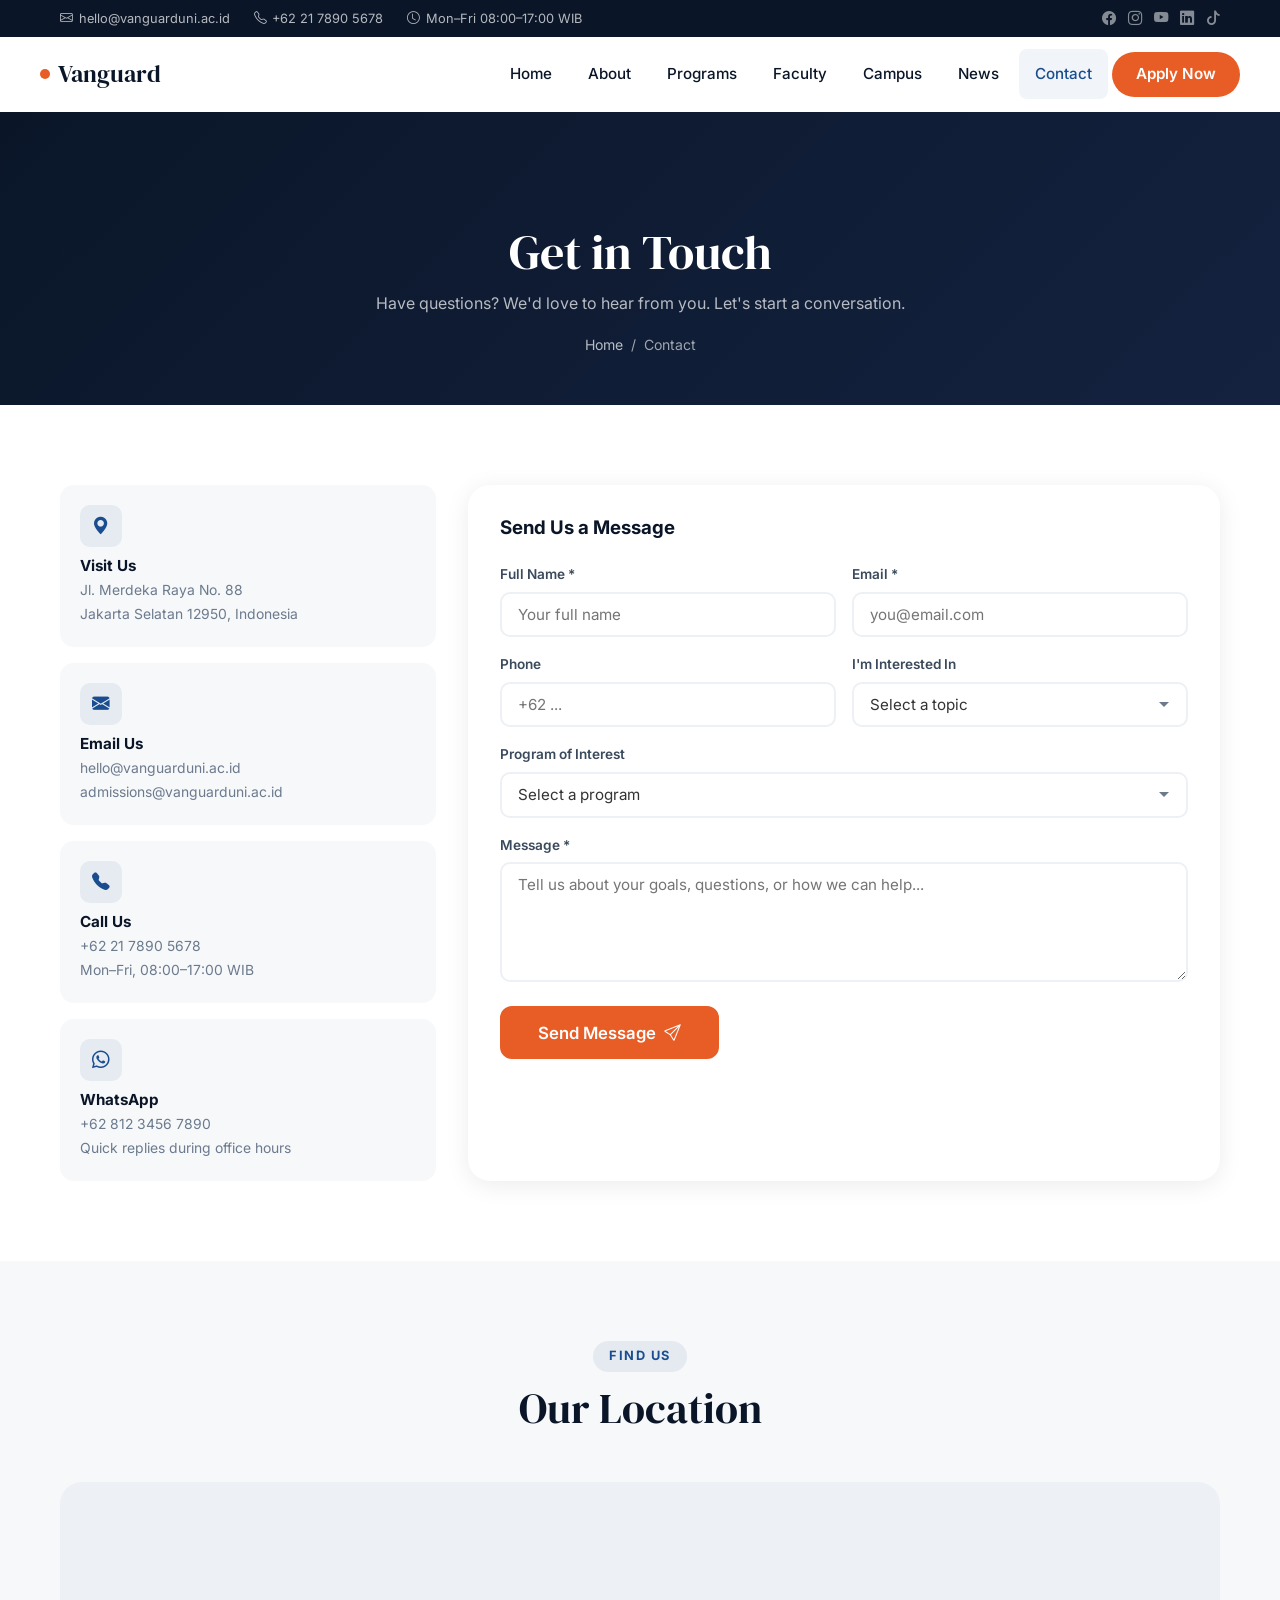
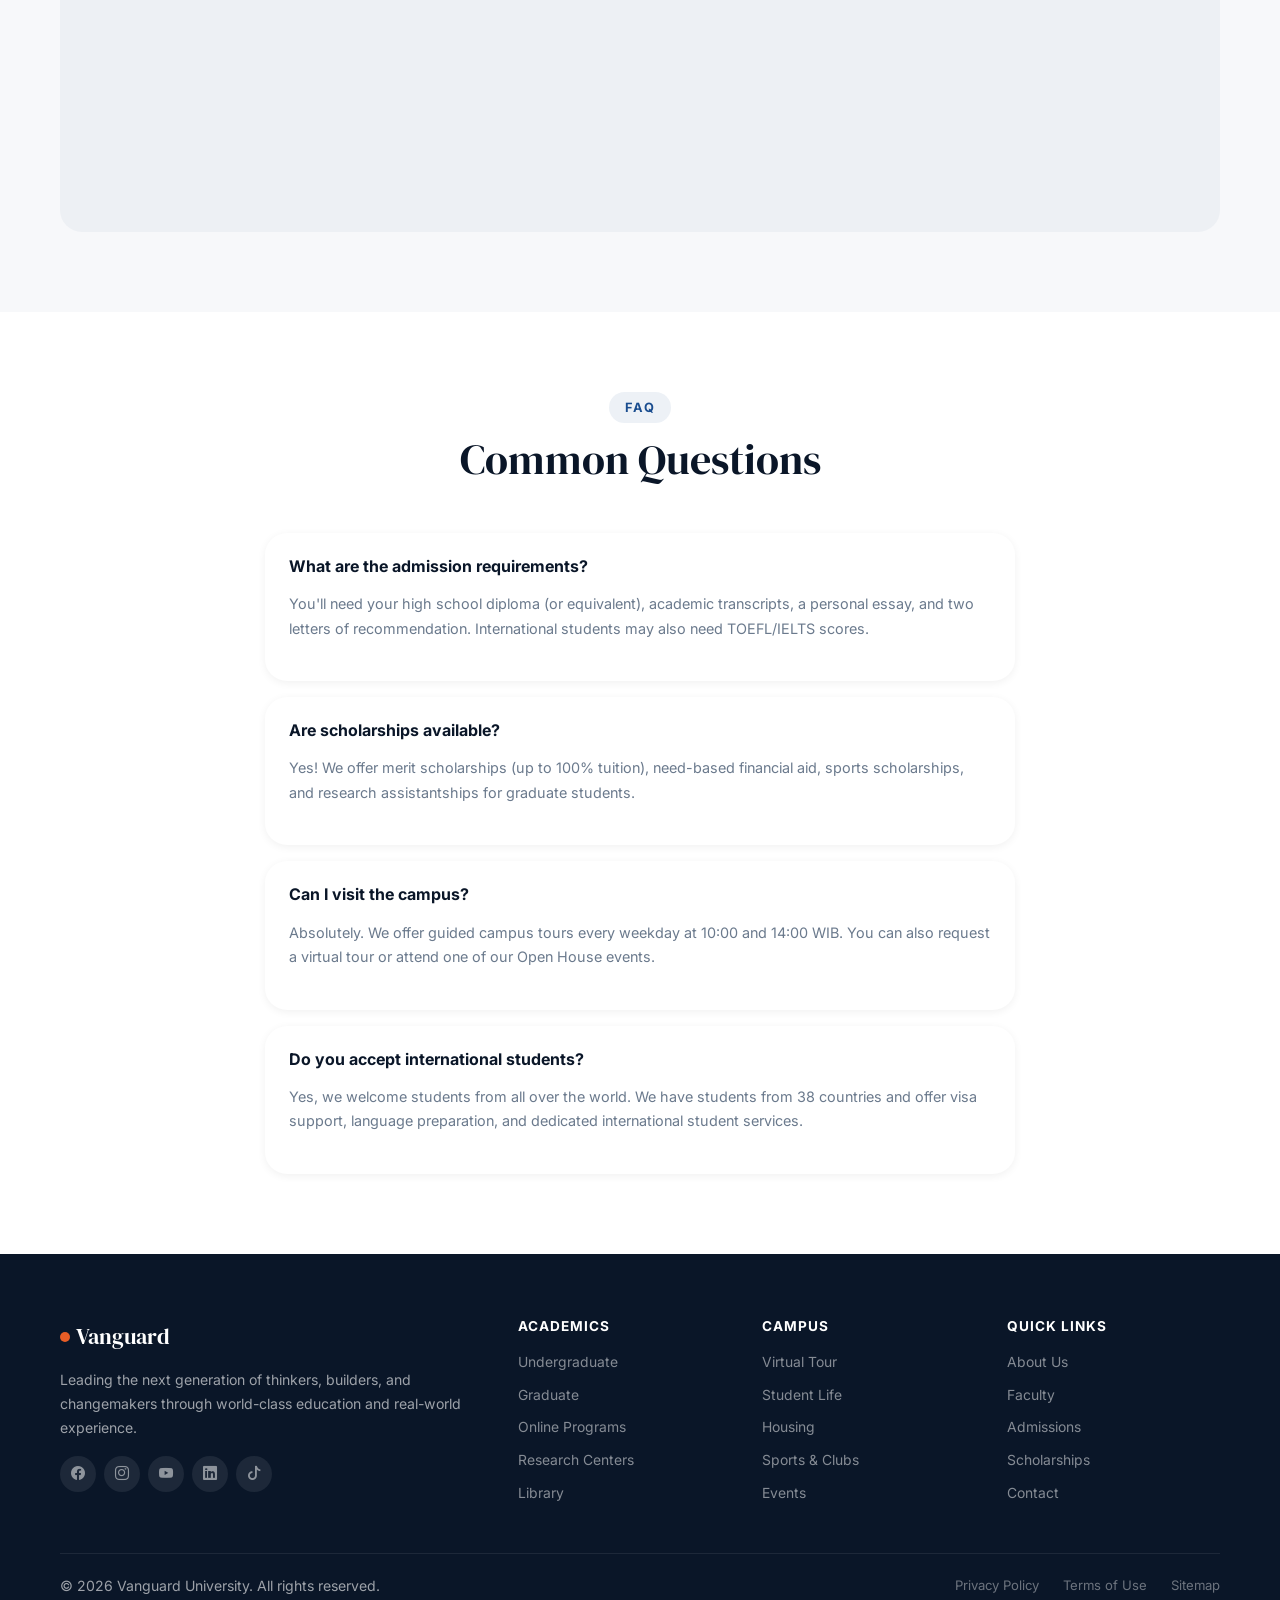
<file: contact.html>
<!DOCTYPE html>
<html lang="en">
<head>
  <meta charset="utf-8">
  <meta name="viewport" content="width=device-width, initial-scale=1.0">
  <title>Contact — Vanguard University</title>
  <link rel="icon" href="data:image/svg+xml,<svg xmlns='http://www.w3.org/2000/svg' viewBox='0 0 100 100'><text y='.9em' font-size='90'>🎓</text></svg>">
  <link href="https://fonts.googleapis.com/css2?family=DM+Serif+Display&family=Inter:wght@400;500;600;700&display=swap" rel="stylesheet">
  <link href="https://cdn.jsdelivr.net/npm/bootstrap-icons@1.11.3/font/bootstrap-icons.min.css" rel="stylesheet">
  <link href="https://cdn.jsdelivr.net/npm/aos@2.3.4/dist/aos.css" rel="stylesheet">
  <link href="css/main.css" rel="stylesheet">
</head>
<body>
  <div id="site-header"></div>

  <div class="page-hero">
    <div class="container">
      <h1 data-aos="fade-up">Get in Touch</h1>
      <p style="opacity:0.7;margin-top:0.5rem;" data-aos="fade-up" data-aos-delay="100">Have questions? We'd love to hear from you. Let's start a conversation.</p>
      <div class="breadcrumb" data-aos="fade-up" data-aos-delay="150" style="margin-top:1rem;">
        <a href="index.html">Home</a> <span>/</span> <span>Contact</span>
      </div>
    </div>
  </div>

  <section class="section-pad">
    <div class="container">
      <div class="contact-grid">
        <div class="contact-cards" data-aos="fade-right">
          <div class="contact-card">
            <div class="ccard-icon"><i class="bi bi-geo-alt-fill"></i></div>
            <h4>Visit Us</h4>
            <p>Jl. Merdeka Raya No. 88<br>Jakarta Selatan 12950, Indonesia</p>
          </div>
          <div class="contact-card">
            <div class="ccard-icon"><i class="bi bi-envelope-fill"></i></div>
            <h4>Email Us</h4>
            <p>hello@vanguarduni.ac.id<br>admissions@vanguarduni.ac.id</p>
          </div>
          <div class="contact-card">
            <div class="ccard-icon"><i class="bi bi-telephone-fill"></i></div>
            <h4>Call Us</h4>
            <p>+62 21 7890 5678<br>Mon–Fri, 08:00–17:00 WIB</p>
          </div>
          <div class="contact-card">
            <div class="ccard-icon"><i class="bi bi-whatsapp"></i></div>
            <h4>WhatsApp</h4>
            <p>+62 812 3456 7890<br>Quick replies during office hours</p>
          </div>
        </div>

        <div class="contact-form" data-aos="fade-left">
          <h3 style="font-family:'Inter',sans-serif;font-weight:700;margin-bottom:1.5rem;">Send Us a Message</h3>
          <form class="form-grid">
            <div>
              <label class="form-label">Full Name *</label>
              <input type="text" class="form-control" placeholder="Your full name">
            </div>
            <div>
              <label class="form-label">Email *</label>
              <input type="email" class="form-control" placeholder="you@email.com">
            </div>
            <div>
              <label class="form-label">Phone</label>
              <input type="tel" class="form-control" placeholder="+62 ...">
            </div>
            <div>
              <label class="form-label">I'm Interested In</label>
              <select class="form-control">
                <option selected disabled>Select a topic</option>
                <option>Undergraduate Admissions</option>
                <option>Graduate Admissions</option>
                <option>Scholarships & Financial Aid</option>
                <option>Campus Visit / Tour</option>
                <option>Academic Programs</option>
                <option>Student Life</option>
                <option>Partnerships & Collaboration</option>
                <option>Career Opportunities</option>
                <option>Other</option>
              </select>
            </div>
            <div class="full">
              <label class="form-label">Program of Interest</label>
              <select class="form-control">
                <option selected disabled>Select a program</option>
                <option>Computer Science</option>
                <option>Electrical Engineering</option>
                <option>Business Administration</option>
                <option>Biology & Biotechnology</option>
                <option>Communication & Digital Media</option>
                <option>International Law</option>
                <option>MBA</option>
                <option>MS in Artificial Intelligence</option>
                <option>Master of Public Health</option>
                <option>Not decided yet</option>
              </select>
            </div>
            <div class="full">
              <label class="form-label">Message *</label>
              <textarea class="form-control" placeholder="Tell us about your goals, questions, or how we can help..."></textarea>
            </div>
            <div class="full">
              <button type="submit" class="btn btn-accent btn-lg w-100" style="border-radius:12px;">
                Send Message <i class="bi bi-send"></i>
              </button>
            </div>
          </form>
        </div>
      </div>
    </div>
  </section>

  <!-- Map -->
  <section class="section-pad bg-light">
    <div class="container">
      <div class="section-head" data-aos="fade-up">
        <span class="section-tag">Find Us</span>
        <h2>Our Location</h2>
      </div>
      <div class="map-wrap" data-aos="fade-up">
        <iframe src="https://www.google.com/maps/embed?pb=!1m18!1m12!1m3!1d126920.78876374497!2d106.6894296!3d-6.2293868!2m3!1f0!2f0!3f0!3m2!1i1024!2i768!4f13.1!3m3!1m2!1s0x2e69f3e945e34b9d%3A0x5371bf0fdad786a2!2sJakarta%20Selatan%2C%20Kota%20Jakarta%20Selatan%2C%20Daerah%20Khusus%20Ibukota%20Jakarta!5e0!3m2!1sen!2sid!4v1700000000000" loading="lazy" allowfullscreen></iframe>
      </div>
    </div>
  </section>

  <!-- FAQ -->
  <section class="section-pad">
    <div class="container">
      <div class="section-head" data-aos="fade-up">
        <span class="section-tag">FAQ</span>
        <h2>Common Questions</h2>
      </div>
      <div style="max-width:750px;margin:0 auto;">
        <div class="program-card" style="margin-bottom:1rem;" data-aos="fade-up">
          <div class="program-card-body">
            <h3 style="font-size:1rem;font-family:'Inter',sans-serif;">What are the admission requirements?</h3>
            <p style="margin-top:0.5rem;">You'll need your high school diploma (or equivalent), academic transcripts, a personal essay, and two letters of recommendation. International students may also need TOEFL/IELTS scores.</p>
          </div>
        </div>
        <div class="program-card" style="margin-bottom:1rem;" data-aos="fade-up">
          <div class="program-card-body">
            <h3 style="font-size:1rem;font-family:'Inter',sans-serif;">Are scholarships available?</h3>
            <p style="margin-top:0.5rem;">Yes! We offer merit scholarships (up to 100% tuition), need-based financial aid, sports scholarships, and research assistantships for graduate students.</p>
          </div>
        </div>
        <div class="program-card" style="margin-bottom:1rem;" data-aos="fade-up">
          <div class="program-card-body">
            <h3 style="font-size:1rem;font-family:'Inter',sans-serif;">Can I visit the campus?</h3>
            <p style="margin-top:0.5rem;">Absolutely. We offer guided campus tours every weekday at 10:00 and 14:00 WIB. You can also request a virtual tour or attend one of our Open House events.</p>
          </div>
        </div>
        <div class="program-card" data-aos="fade-up">
          <div class="program-card-body">
            <h3 style="font-size:1rem;font-family:'Inter',sans-serif;">Do you accept international students?</h3>
            <p style="margin-top:0.5rem;">Yes, we welcome students from all over the world. We have students from 38 countries and offer visa support, language preparation, and dedicated international student services.</p>
          </div>
        </div>
      </div>
    </div>
  </section>

  <div id="site-footer"></div>

  <script src="https://cdn.jsdelivr.net/npm/aos@2.3.4/dist/aos.js"></script>
  <script src="js/components.js"></script>
  <script>renderHeader('contact'); renderFooter();</script>
</body>
</html>
</file>
<file: css/main.css>
/* ============================================================
   VANGUARD UNIVERSITY — MAIN STYLESHEET
   Fully responsive • Flexbox + Grid throughout
   ============================================================ */

:root {
  --primary: #1a4d8f;
  --primary-light: #2a6fc9;
  --accent: #e85d26;
  --accent-dark: #c44d1e;
  --dark: #0a1628;
  --dark-mid: #142240;
  --gray-100: #f7f8fa;
  --gray-200: #edf0f4;
  --gray-300: #dde2e9;
  --gray-500: #6b7a8d;
  --gray-700: #3a4a5c;
  --white: #ffffff;
  --radius: 14px;
  --radius-lg: 22px;
  --shadow-sm: 0 2px 8px rgba(0,0,0,0.06);
  --shadow: 0 4px 24px rgba(0,0,0,0.08);
  --shadow-lg: 0 12px 40px rgba(0,0,0,0.12);
  --ease: cubic-bezier(0.4, 0, 0.2, 1);
}

*, *::before, *::after { box-sizing: border-box; margin: 0; padding: 0; }

html {
  scroll-behavior: smooth;
  scroll-padding-top: 80px;
  -webkit-text-size-adjust: 100%;
}

body {
  font-family: 'Inter', -apple-system, BlinkMacSystemFont, sans-serif;
  color: #333;
  line-height: 1.7;
  overflow-x: hidden;
  -webkit-font-smoothing: antialiased;
}

img { max-width: 100%; height: auto; display: block; }

a { color: var(--primary); text-decoration: none; transition: 0.3s var(--ease); }
a:hover { color: var(--accent); }

h1,h2,h3,h4,h5,h6 {
  font-family: 'DM Serif Display', Georgia, serif;
  font-weight: 400;
  line-height: 1.2;
  color: var(--dark);
}

.container {
  width: 100%;
  max-width: 1200px;
  margin: 0 auto;
  padding: 0 1.25rem;
}

/* ============================================================
   UTILITY CLASSES
   ============================================================ */
.text-accent { color: var(--accent) !important; }
.text-primary { color: var(--primary) !important; }
.text-muted { color: var(--gray-500) !important; }
.bg-light { background: var(--gray-100); }
.bg-dark { background: var(--dark); color: var(--white); }
.bg-dark h1,.bg-dark h2,.bg-dark h3,.bg-dark h4,.bg-dark h5 { color: var(--white); }
.text-center { text-align: center; }

.section-pad { padding: 5rem 0; }

/* ============================================================
   TOP BAR
   ============================================================ */
.topbar {
  background: var(--dark);
  color: rgba(255,255,255,0.7);
  font-size: 0.8rem;
  padding: 0.4rem 0;
  display: none;
}

@media (min-width: 992px) {
  .topbar { display: block; }
}

.topbar-inner {
  display: flex;
  justify-content: space-between;
  align-items: center;
}

.topbar-info { display: flex; gap: 1.5rem; flex-wrap: wrap; }
.topbar-info span { display: flex; align-items: center; gap: 0.35rem; }

.topbar-social { display: flex; gap: 0.75rem; }
.topbar-social a {
  color: rgba(255,255,255,0.5);
  font-size: 0.9rem;
  transition: 0.2s;
}
.topbar-social a:hover { color: var(--accent); }

/* ============================================================
   NAVBAR
   ============================================================ */
.navbar {
  position: sticky;
  top: 0;
  z-index: 1000;
  background: rgba(255,255,255,0.97);
  backdrop-filter: blur(16px);
  -webkit-backdrop-filter: blur(16px);
  border-bottom: 1px solid transparent;
  transition: 0.3s var(--ease);
  padding: 0;
}

.navbar.scrolled {
  border-bottom-color: var(--gray-200);
  box-shadow: var(--shadow-sm);
}

.navbar-inner {
  display: flex;
  align-items: center;
  justify-content: space-between;
  padding: 0.75rem 0;
  min-height: 64px;
}

.navbar-brand {
  display: flex;
  align-items: center;
  gap: 0.5rem;
  font-family: 'DM Serif Display', serif;
  font-size: 1.5rem;
  color: var(--dark) !important;
  text-decoration: none !important;
}

.brand-dot {
  width: 10px;
  height: 10px;
  background: var(--accent);
  border-radius: 50%;
  display: inline-block;
}

.nav-toggle {
  display: flex;
  flex-direction: column;
  gap: 5px;
  background: none;
  border: none;
  cursor: pointer;
  padding: 4px;
  z-index: 1001;
}

.nav-toggle span {
  display: block;
  width: 24px;
  height: 2px;
  background: var(--dark);
  transition: 0.3s var(--ease);
  border-radius: 2px;
}

.nav-toggle.active span:nth-child(1) { transform: translateY(7px) rotate(45deg); }
.nav-toggle.active span:nth-child(2) { opacity: 0; }
.nav-toggle.active span:nth-child(3) { transform: translateY(-7px) rotate(-45deg); }

@media (min-width: 992px) {
  .nav-toggle { display: none; }
}

.nav-menu {
  display: none;
  position: fixed;
  top: 0;
  left: 0;
  right: 0;
  bottom: 0;
  background: var(--white);
  padding: 5rem 2rem 2rem;
  flex-direction: column;
  gap: 0;
  z-index: 999;
  overflow-y: auto;
}

.nav-menu.open { display: flex; }

@media (min-width: 992px) {
  .nav-menu {
    display: flex !important;
    position: static;
    flex-direction: row;
    background: transparent;
    padding: 0;
    gap: 0.25rem;
    align-items: center;
  }
}

.nav-menu a {
  display: block;
  padding: 0.75rem 1rem;
  font-weight: 500;
  font-size: 0.95rem;
  color: var(--dark);
  border-radius: 8px;
  transition: 0.2s var(--ease);
}

.nav-menu a:hover,
.nav-menu a.active {
  color: var(--primary);
  background: rgba(26,77,143,0.06);
}

.nav-cta {
  background: var(--accent) !important;
  color: var(--white) !important;
  border-radius: 50px !important;
  font-weight: 600 !important;
  padding: 0.6rem 1.5rem !important;
}

.nav-cta:hover {
  background: var(--accent-dark) !important;
  color: var(--white) !important;
  transform: translateY(-1px);
}

/* ============================================================
   HERO
   ============================================================ */
.hero {
  position: relative;
  min-height: 100vh;
  display: flex;
  align-items: center;
  overflow: hidden;
}

.hero-media {
  position: absolute;
  inset: 0;
  z-index: -2;
}

.hero-media img {
  width: 100%;
  height: 100%;
  object-fit: cover;
}

.hero-overlay {
  position: absolute;
  inset: 0;
  z-index: -1;
  background: linear-gradient(135deg, rgba(10,22,40,0.88) 0%, rgba(20,34,64,0.72) 60%, rgba(10,22,40,0.55) 100%);
}

.hero-content {
  color: var(--white);
  padding: 6rem 0 4rem;
  width: 100%;
}

.hero-badge {
  display: inline-flex;
  align-items: center;
  gap: 0.5rem;
  background: rgba(255,255,255,0.12);
  backdrop-filter: blur(8px);
  padding: 0.5rem 1.25rem;
  border-radius: 50px;
  font-size: 0.85rem;
  font-weight: 500;
  margin-bottom: 1.5rem;
  border: 1px solid rgba(255,255,255,0.15);
}

.hero h1 {
  font-size: clamp(2.2rem, 6vw, 4.2rem);
  color: var(--white);
  margin-bottom: 1.25rem;
  max-width: 700px;
}

.hero-sub {
  font-size: clamp(1rem, 2vw, 1.2rem);
  opacity: 0.85;
  max-width: 560px;
  margin-bottom: 2rem;
  line-height: 1.8;
}

.hero-actions {
  display: flex;
  flex-wrap: wrap;
  gap: 0.75rem;
}

/* ============================================================
   BUTTONS
   ============================================================ */
.btn {
  display: inline-flex;
  align-items: center;
  gap: 0.5rem;
  padding: 0.75rem 1.75rem;
  border-radius: 50px;
  font-weight: 600;
  font-size: 0.95rem;
  border: 2px solid transparent;
  cursor: pointer;
  transition: 0.3s var(--ease);
  text-decoration: none !important;
  font-family: inherit;
}

.btn-accent {
  background: var(--accent);
  color: var(--white) !important;
  border-color: var(--accent);
}

.btn-accent:hover {
  background: var(--accent-dark);
  border-color: var(--accent-dark);
  transform: translateY(-2px);
  box-shadow: 0 8px 24px rgba(232,93,38,0.3);
}

.btn-outline {
  background: transparent;
  color: var(--white) !important;
  border-color: rgba(255,255,255,0.4);
}

.btn-outline:hover {
  background: rgba(255,255,255,0.1);
  border-color: var(--white);
}

.btn-outline-dark {
  background: transparent;
  color: var(--primary) !important;
  border-color: var(--primary);
}

.btn-outline-dark:hover {
  background: var(--primary);
  color: var(--white) !important;
}

.btn-primary-solid {
  background: var(--primary);
  color: var(--white) !important;
  border-color: var(--primary);
}

.btn-primary-solid:hover {
  background: #143d73;
  border-color: #143d73;
  transform: translateY(-2px);
  box-shadow: 0 8px 24px rgba(26,77,143,0.3);
}

.btn-lg { padding: 0.9rem 2.25rem; font-size: 1.05rem; }
.btn-sm { padding: 0.5rem 1.25rem; font-size: 0.85rem; }

/* ============================================================
   SECTION HEADER
   ============================================================ */
.section-head {
  text-align: center;
  margin-bottom: 3rem;
}

.section-tag {
  display: inline-block;
  background: rgba(26,77,143,0.08);
  color: var(--primary);
  padding: 0.3rem 1rem;
  border-radius: 50px;
  font-size: 0.8rem;
  font-weight: 700;
  text-transform: uppercase;
  letter-spacing: 1.5px;
  margin-bottom: 0.75rem;
}

.section-head h2 {
  font-size: clamp(1.8rem, 4vw, 2.6rem);
  margin-bottom: 0.75rem;
}

.section-head p {
  font-size: 1.05rem;
  color: var(--gray-500);
  max-width: 580px;
  margin: 0 auto;
}

/* ============================================================
   IMPACT STRIP (CSS GRID)
   ============================================================ */
.impact-wrap {
  margin-top: -3rem;
  position: relative;
  z-index: 10;
}

.impact-box {
  background: var(--white);
  border-radius: var(--radius-lg);
  box-shadow: var(--shadow-lg);
  padding: 2.5rem 1rem;
  display: grid;
  grid-template-columns: repeat(2, 1fr);
  gap: 1.5rem;
}

@media (min-width: 768px) {
  .impact-box { grid-template-columns: repeat(4, 1fr); }
}

.impact-item {
  text-align: center;
  padding: 0.5rem;
}

.impact-icon {
  font-size: 1.5rem;
  color: var(--primary);
  margin-bottom: 0.5rem;
  display: block;
}

.impact-num {
  font-family: 'DM Serif Display', serif;
  font-size: 2.2rem;
  color: var(--dark);
  display: block;
  line-height: 1.1;
}

.impact-num .suffix {
  color: var(--accent);
}

.impact-label {
  font-size: 0.8rem;
  color: var(--gray-500);
  text-transform: uppercase;
  letter-spacing: 1px;
  margin-top: 0.25rem;
  display: block;
}

/* ============================================================
   PROGRAM CARDS (CSS GRID + FLEX)
   ============================================================ */
.programs-grid {
  display: grid;
  grid-template-columns: 1fr;
  gap: 1.5rem;
}

@media (min-width: 640px) {
  .programs-grid { grid-template-columns: repeat(2, 1fr); }
}

@media (min-width: 1024px) {
  .programs-grid { grid-template-columns: repeat(3, 1fr); }
}

.program-card {
  background: var(--white);
  border-radius: var(--radius-lg);
  overflow: hidden;
  box-shadow: var(--shadow-sm);
  transition: 0.4s var(--ease);
  display: flex;
  flex-direction: column;
}

.program-card:hover {
  transform: translateY(-8px);
  box-shadow: var(--shadow-lg);
}

.program-card-img {
  position: relative;
  height: 200px;
  overflow: hidden;
}

.program-card-img img {
  width: 100%;
  height: 100%;
  object-fit: cover;
  transition: transform 0.6s var(--ease);
}

.program-card:hover .program-card-img img { transform: scale(1.08); }

.program-card-badge {
  position: absolute;
  top: 0.75rem;
  right: 0.75rem;
  background: var(--accent);
  color: var(--white);
  font-size: 0.7rem;
  font-weight: 700;
  padding: 0.2rem 0.65rem;
  border-radius: 50px;
  text-transform: uppercase;
  letter-spacing: 0.5px;
}

.program-card-body {
  padding: 1.5rem;
  display: flex;
  flex-direction: column;
  flex: 1;
}

.program-card-icon {
  width: 44px;
  height: 44px;
  background: rgba(26,77,143,0.08);
  border-radius: 12px;
  display: flex;
  align-items: center;
  justify-content: center;
  font-size: 1.2rem;
  color: var(--primary);
  margin-bottom: 1rem;
}

.program-card-body h3 {
  font-family: 'Inter', sans-serif;
  font-size: 1.1rem;
  font-weight: 700;
  margin-bottom: 0.5rem;
}

.program-card-body p {
  font-size: 0.9rem;
  color: var(--gray-500);
  flex: 1;
  margin-bottom: 1rem;
}

.program-card-link {
  font-weight: 600;
  font-size: 0.88rem;
  display: inline-flex;
  align-items: center;
  gap: 0.35rem;
}

.program-card-link i { transition: transform 0.3s; }
.program-card-link:hover i { transform: translateX(4px); }

/* ============================================================
   FEATURES / WHY US (FLEXBOX)
   ============================================================ */
.features-layout {
  display: flex;
  flex-direction: column;
  gap: 3rem;
  align-items: center;
}

@media (min-width: 992px) {
  .features-layout {
    flex-direction: row;
  }
}

.features-img-wrap {
  flex: 1;
  position: relative;
  min-width: 0;
}

.features-img-main {
  border-radius: var(--radius-lg);
  width: 100%;
}

.features-img-accent {
  position: absolute;
  bottom: -1.5rem;
  right: -0.5rem;
  width: 45%;
  border-radius: var(--radius);
  border: 4px solid var(--white);
  box-shadow: var(--shadow);
}

@media (max-width: 991px) {
  .features-img-accent {
    position: static;
    width: 50%;
    margin-top: -2rem;
    margin-left: auto;
  }
}

.features-text { flex: 1; min-width: 0; }

.features-list {
  display: flex;
  flex-direction: column;
  gap: 1.5rem;
  margin-top: 1.5rem;
}

.feature-item {
  display: flex;
  gap: 1rem;
  align-items: flex-start;
}

.feature-dot {
  flex-shrink: 0;
  width: 44px;
  height: 44px;
  background: rgba(26,77,143,0.08);
  border-radius: 12px;
  display: flex;
  align-items: center;
  justify-content: center;
  font-size: 1.1rem;
  color: var(--primary);
}

.feature-item h4 {
  font-family: 'Inter', sans-serif;
  font-size: 0.95rem;
  font-weight: 700;
  margin-bottom: 0.2rem;
}

.feature-item p {
  font-size: 0.88rem;
  color: var(--gray-500);
  margin: 0;
}

/* ============================================================
   GALLERY (CSS GRID)
   ============================================================ */
.gallery-grid {
  display: grid;
  grid-template-columns: repeat(2, 1fr);
  grid-auto-rows: 200px;
  gap: 0.75rem;
}

@media (min-width: 768px) {
  .gallery-grid {
    grid-template-columns: repeat(4, 1fr);
    grid-auto-rows: 220px;
  }
}

.gallery-item {
  position: relative;
  border-radius: var(--radius);
  overflow: hidden;
  cursor: pointer;
}

.gallery-item img {
  width: 100%;
  height: 100%;
  object-fit: cover;
  transition: transform 0.5s var(--ease);
}

.gallery-item:hover img { transform: scale(1.08); }

.gallery-lg {
  grid-column: span 2;
  grid-row: span 2;
}

.gallery-label {
  position: absolute;
  bottom: 0;
  left: 0;
  right: 0;
  padding: 2rem 1rem 0.75rem;
  background: linear-gradient(transparent, rgba(0,0,0,0.65));
  color: var(--white);
  font-weight: 600;
  font-size: 0.85rem;
}

/* ============================================================
   CARDS GRID (Faculty, News — CSS GRID)
   ============================================================ */
.cards-grid {
  display: grid;
  grid-template-columns: 1fr;
  gap: 1.5rem;
}

@media (min-width: 640px) {
  .cards-grid { grid-template-columns: repeat(2, 1fr); }
}

@media (min-width: 1024px) {
  .cards-grid { grid-template-columns: repeat(3, 1fr); }
}

@media (min-width: 1280px) {
  .cards-grid.four-col { grid-template-columns: repeat(4, 1fr); }
}

/* Faculty card */
.fac-card {
  background: var(--white);
  border-radius: var(--radius-lg);
  overflow: hidden;
  box-shadow: var(--shadow-sm);
  transition: 0.4s var(--ease);
  text-align: center;
}

.fac-card:hover {
  transform: translateY(-6px);
  box-shadow: var(--shadow-lg);
}

.fac-card-img {
  width: 100%;
  height: 240px;
  object-fit: cover;
}

.fac-card-body { padding: 1.25rem; }

.fac-card-body h4 {
  font-family: 'Inter', sans-serif;
  font-size: 1rem;
  font-weight: 700;
  margin-bottom: 0.15rem;
}

.fac-title {
  color: var(--primary);
  font-weight: 600;
  font-size: 0.82rem;
  margin-bottom: 0.35rem;
}

.fac-bio {
  font-size: 0.78rem;
  color: var(--gray-500);
  margin-bottom: 0.75rem;
}

.fac-social {
  display: flex;
  justify-content: center;
  gap: 0.75rem;
}

.fac-social a {
  color: var(--gray-500);
  font-size: 1rem;
  transition: 0.2s;
}

.fac-social a:hover { color: var(--primary); }

/* News card */
.news-card {
  background: var(--white);
  border-radius: var(--radius-lg);
  overflow: hidden;
  box-shadow: var(--shadow-sm);
  transition: 0.4s var(--ease);
  display: flex;
  flex-direction: column;
}

.news-card:hover {
  transform: translateY(-6px);
  box-shadow: var(--shadow-lg);
}

.news-card-img {
  position: relative;
  height: 190px;
  overflow: hidden;
}

.news-card-img img {
  width: 100%;
  height: 100%;
  object-fit: cover;
  transition: transform 0.5s var(--ease);
}

.news-card:hover .news-card-img img { transform: scale(1.06); }

.news-date {
  position: absolute;
  bottom: 0.75rem;
  left: 0.75rem;
  background: var(--dark);
  color: var(--white);
  padding: 0.3rem 0.7rem;
  border-radius: 8px;
  font-size: 0.72rem;
  font-weight: 600;
}

.news-card-body {
  padding: 1.25rem;
  display: flex;
  flex-direction: column;
  flex: 1;
}

.news-cat {
  color: var(--accent);
  font-weight: 700;
  font-size: 0.72rem;
  text-transform: uppercase;
  letter-spacing: 1px;
}

.news-card-body h4 {
  font-family: 'Inter', sans-serif;
  font-size: 1rem;
  font-weight: 700;
  margin: 0.4rem 0 0.5rem;
}

.news-card-body p {
  font-size: 0.87rem;
  color: var(--gray-500);
  flex: 1;
  margin-bottom: 0.75rem;
}

/* ============================================================
   TESTIMONIALS
   ============================================================ */
.testi-grid {
  display: grid;
  grid-template-columns: 1fr;
  gap: 1.5rem;
}

@media (min-width: 768px) {
  .testi-grid { grid-template-columns: repeat(2, 1fr); }
}

@media (min-width: 1024px) {
  .testi-grid { grid-template-columns: repeat(3, 1fr); }
}

.testi-card {
  text-align: center;
  padding: 2rem 1.5rem;
}

.testi-card img {
  width: 72px;
  height: 72px;
  border-radius: 50%;
  object-fit: cover;
  margin: 0 auto 1.25rem;
  border: 3px solid rgba(255,255,255,0.15);
}

.testi-card blockquote {
  font-size: 0.92rem;
  font-style: italic;
  line-height: 1.7;
  color: rgba(255,255,255,0.8);
  margin-bottom: 1.25rem;
}

.testi-card h5 {
  font-family: 'Inter', sans-serif;
  font-weight: 700;
  font-size: 0.95rem;
  margin-bottom: 0.15rem;
}

.testi-meta {
  font-size: 0.78rem;
  color: var(--accent);
}

/* ============================================================
   CTA BANNER
   ============================================================ */
.cta-banner {
  position: relative;
  padding: 5rem 0;
  overflow: hidden;
  color: var(--white);
}

.cta-media {
  position: absolute;
  inset: 0;
  z-index: -2;
}

.cta-media img { width: 100%; height: 100%; object-fit: cover; }

.cta-grad {
  position: absolute;
  inset: 0;
  z-index: -1;
  background: linear-gradient(135deg, rgba(10,22,40,0.92), rgba(232,93,38,0.7));
}

.cta-inner {
  text-align: center;
  max-width: 650px;
  margin: 0 auto;
}

.cta-inner h2 {
  color: var(--white);
  font-size: clamp(1.8rem, 4vw, 2.8rem);
  margin-bottom: 1rem;
}

.cta-inner p {
  font-size: 1.05rem;
  opacity: 0.85;
  margin-bottom: 2rem;
}

.cta-actions {
  display: flex;
  flex-wrap: wrap;
  justify-content: center;
  gap: 0.75rem;
}

.cta-deadline {
  margin-top: 1.25rem;
  font-size: 0.85rem;
  opacity: 0.65;
}

/* ============================================================
   CONTACT GRID
   ============================================================ */
.contact-grid {
  display: grid;
  grid-template-columns: 1fr;
  gap: 2rem;
}

@media (min-width: 992px) {
  .contact-grid { grid-template-columns: 1fr 2fr; }
}

.contact-cards {
  display: flex;
  flex-direction: column;
  gap: 1rem;
}

.contact-card {
  background: var(--gray-100);
  border-radius: var(--radius);
  padding: 1.25rem;
  transition: 0.3s var(--ease);
}

.contact-card:hover {
  background: var(--white);
  box-shadow: var(--shadow);
}

.ccard-icon {
  width: 42px;
  height: 42px;
  background: rgba(26,77,143,0.08);
  border-radius: 10px;
  display: flex;
  align-items: center;
  justify-content: center;
  font-size: 1.1rem;
  color: var(--primary);
  margin-bottom: 0.65rem;
}

.contact-card h4 {
  font-family: 'Inter', sans-serif;
  font-size: 0.95rem;
  font-weight: 700;
  margin-bottom: 0.25rem;
}

.contact-card p {
  font-size: 0.87rem;
  color: var(--gray-500);
  margin: 0;
}

.contact-form {
  background: var(--white);
  border-radius: var(--radius-lg);
  box-shadow: var(--shadow);
  padding: 2rem;
}

.form-grid {
  display: grid;
  grid-template-columns: 1fr;
  gap: 1rem;
}

@media (min-width: 640px) {
  .form-grid { grid-template-columns: repeat(2, 1fr); }
}

.form-grid .full { grid-column: span 2; }

@media (max-width: 639px) {
  .form-grid .full { grid-column: span 1; }
}

.form-label {
  display: block;
  font-size: 0.85rem;
  font-weight: 600;
  margin-bottom: 0.35rem;
  color: var(--gray-700);
}

.form-control {
  width: 100%;
  padding: 0.7rem 1rem;
  border: 2px solid var(--gray-200);
  border-radius: 10px;
  font-size: 0.95rem;
  font-family: inherit;
  transition: 0.2s;
  background: var(--white);
  color: #333;
}

.form-control:focus {
  outline: none;
  border-color: var(--primary);
  box-shadow: 0 0 0 3px rgba(26,77,143,0.1);
}

select.form-control {
  appearance: none;
  background-image: url("data:image/svg+xml,%3Csvg xmlns='http://www.w3.org/2000/svg' width='12' height='12' viewBox='0 0 12 12'%3E%3Cpath fill='%236b7a8d' d='M6 8L1 3h10z'/%3E%3C/svg%3E");
  background-repeat: no-repeat;
  background-position: right 1rem center;
  padding-right: 2.5rem;
}

textarea.form-control { resize: vertical; min-height: 120px; }

/* ============================================================
   STATS BAR (About page)
   ============================================================ */
.stats-bar {
  display: grid;
  grid-template-columns: repeat(2, 1fr);
  gap: 1rem;
  margin-top: 2rem;
}

@media (min-width: 768px) {
  .stats-bar { grid-template-columns: repeat(4, 1fr); }
}

.stat-box {
  text-align: center;
  padding: 1.25rem;
  background: var(--gray-100);
  border-radius: var(--radius);
}

.stat-box .num {
  font-family: 'DM Serif Display', serif;
  font-size: 2rem;
  color: var(--primary);
  display: block;
}

.stat-box .label {
  font-size: 0.78rem;
  color: var(--gray-500);
  text-transform: uppercase;
  letter-spacing: 0.5px;
}

/* ============================================================
   TIMELINE (About page)
   ============================================================ */
.timeline {
  position: relative;
  padding-left: 2rem;
  margin-top: 2rem;
}

.timeline::before {
  content: '';
  position: absolute;
  left: 0;
  top: 0;
  bottom: 0;
  width: 3px;
  background: var(--gray-200);
  border-radius: 2px;
}

.timeline-item {
  position: relative;
  margin-bottom: 2rem;
  padding-left: 1.5rem;
}

.timeline-item::before {
  content: '';
  position: absolute;
  left: -2.35rem;
  top: 0.5rem;
  width: 12px;
  height: 12px;
  background: var(--primary);
  border-radius: 50%;
  border: 3px solid var(--white);
  box-shadow: 0 0 0 3px rgba(26,77,143,0.2);
}

.timeline-year {
  font-family: 'DM Serif Display', serif;
  font-size: 1.3rem;
  color: var(--primary);
  margin-bottom: 0.25rem;
}

.timeline-item p {
  font-size: 0.9rem;
  color: var(--gray-500);
}

/* ============================================================
   BREADCRUMB
   ============================================================ */
.page-hero {
  background: linear-gradient(135deg, var(--dark), var(--dark-mid));
  color: var(--white);
  padding: 7rem 0 3rem;
  text-align: center;
}

.page-hero h1 {
  color: var(--white);
  font-size: clamp(2rem, 4vw, 3rem);
  margin-bottom: 0.5rem;
}

.breadcrumb {
  display: flex;
  justify-content: center;
  gap: 0.5rem;
  font-size: 0.88rem;
  color: rgba(255,255,255,0.6);
}

.breadcrumb a { color: rgba(255,255,255,0.7); }
.breadcrumb a:hover { color: var(--white); }

/* ============================================================
   FOOTER
   ============================================================ */
.footer {
  background: var(--dark);
  color: rgba(255,255,255,0.6);
  padding: 4rem 0 1.5rem;
  font-size: 0.88rem;
}

.footer-grid {
  display: grid;
  grid-template-columns: 1fr;
  gap: 2rem;
}

@media (min-width: 640px) {
  .footer-grid { grid-template-columns: repeat(2, 1fr); }
}

@media (min-width: 992px) {
  .footer-grid { grid-template-columns: 2fr repeat(3, 1fr); }
}

.footer-brand {
  font-family: 'DM Serif Display', serif;
  font-size: 1.4rem;
  color: var(--white) !important;
  display: flex;
  align-items: center;
  gap: 0.4rem;
  margin-bottom: 0.75rem;
}

.footer-grid > div:first-child p {
  margin-bottom: 1rem;
  line-height: 1.7;
}

.footer-social {
  display: flex;
  gap: 0.5rem;
}

.footer-social a {
  width: 36px;
  height: 36px;
  border-radius: 50%;
  background: rgba(255,255,255,0.08);
  display: flex;
  align-items: center;
  justify-content: center;
  color: rgba(255,255,255,0.5);
  transition: 0.3s;
}

.footer-social a:hover {
  background: var(--accent);
  color: var(--white);
  transform: translateY(-2px);
}

.footer-col h6 {
  color: var(--white);
  font-family: 'Inter', sans-serif;
  font-weight: 700;
  font-size: 0.85rem;
  text-transform: uppercase;
  letter-spacing: 1px;
  margin-bottom: 1rem;
}

.footer-links {
  list-style: none;
  display: flex;
  flex-direction: column;
  gap: 0.5rem;
}

.footer-links a { color: rgba(255,255,255,0.5); font-size: 0.87rem; }
.footer-links a:hover { color: var(--white); padding-left: 4px; }

.footer-bottom {
  border-top: 1px solid rgba(255,255,255,0.08);
  margin-top: 3rem;
  padding-top: 1.25rem;
  display: flex;
  flex-direction: column;
  gap: 0.75rem;
  text-align: center;
}

@media (min-width: 768px) {
  .footer-bottom {
    flex-direction: row;
    justify-content: space-between;
    text-align: left;
  }
}

.footer-legal {
  display: flex;
  gap: 1.5rem;
  justify-content: center;
}

.footer-legal a { color: rgba(255,255,255,0.4); font-size: 0.82rem; }
.footer-legal a:hover { color: var(--white); }

/* ============================================================
   BACK TO TOP
   ============================================================ */
.back-top {
  position: fixed;
  bottom: 1.5rem;
  right: 1.5rem;
  width: 44px;
  height: 44px;
  background: var(--accent);
  color: var(--white);
  border-radius: 50%;
  display: flex;
  align-items: center;
  justify-content: center;
  font-size: 1.1rem;
  opacity: 0;
  visibility: hidden;
  transition: 0.3s var(--ease);
  z-index: 999;
  box-shadow: 0 4px 16px rgba(232,93,38,0.4);
  border: none;
  cursor: pointer;
}

.back-top.show { opacity: 1; visibility: visible; }
.back-top:hover { transform: translateY(-3px); background: var(--accent-dark); }

/* ============================================================
   PAGE-SPECIFIC: PROGRAMS LIST
   ============================================================ */
.programs-list {
  display: flex;
  flex-direction: column;
  gap: 1.5rem;
}

.program-row {
  display: flex;
  flex-direction: column;
  background: var(--white);
  border-radius: var(--radius-lg);
  overflow: hidden;
  box-shadow: var(--shadow-sm);
  transition: 0.4s var(--ease);
}

@media (min-width: 768px) {
  .program-row { flex-direction: row; }
}

.program-row:hover {
  box-shadow: var(--shadow-lg);
  transform: translateY(-4px);
}

.program-row-img {
  flex: 0 0 280px;
  overflow: hidden;
}

.program-row-img img {
  width: 100%;
  height: 100%;
  min-height: 200px;
  object-fit: cover;
  transition: transform 0.5s var(--ease);
}

.program-row:hover .program-row-img img { transform: scale(1.06); }

.program-row-body {
  padding: 1.5rem;
  display: flex;
  flex-direction: column;
  justify-content: center;
  flex: 1;
}

.program-row-body h3 {
  font-family: 'Inter', sans-serif;
  font-size: 1.15rem;
  font-weight: 700;
  margin-bottom: 0.5rem;
}

.program-row-body p {
  font-size: 0.9rem;
  color: var(--gray-500);
  margin-bottom: 1rem;
}

.program-tags {
  display: flex;
  flex-wrap: wrap;
  gap: 0.5rem;
  margin-bottom: 1rem;
}

.program-tag {
  background: var(--gray-100);
  color: var(--gray-700);
  font-size: 0.75rem;
  font-weight: 600;
  padding: 0.25rem 0.75rem;
  border-radius: 50px;
}

/* ============================================================
   CAMPUS LIFE GRID
   ============================================================ */
.life-grid {
  display: grid;
  grid-template-columns: 1fr;
  gap: 1rem;
}

@media (min-width: 640px) {
  .life-grid { grid-template-columns: repeat(2, 1fr); }
}

@media (min-width: 1024px) {
  .life-grid { grid-template-columns: repeat(3, 1fr); }
}

.life-card {
  position: relative;
  border-radius: var(--radius-lg);
  overflow: hidden;
  height: 250px;
  cursor: pointer;
}

.life-card img {
  width: 100%;
  height: 100%;
  object-fit: cover;
  transition: transform 0.5s var(--ease);
}

.life-card:hover img { transform: scale(1.08); }

.life-card-overlay {
  position: absolute;
  inset: 0;
  background: linear-gradient(transparent 40%, rgba(0,0,0,0.7));
  display: flex;
  align-items: flex-end;
  padding: 1.25rem;
}

.life-card-overlay h4 {
  color: var(--white);
  font-family: 'Inter', sans-serif;
  font-size: 1rem;
  font-weight: 700;
}

/* ============================================================
   MAP EMBED
   ============================================================ */
.map-wrap {
  border-radius: var(--radius-lg);
  overflow: hidden;
  height: 350px;
  background: var(--gray-200);
}

.map-wrap iframe {
  width: 100%;
  height: 100%;
  border: 0;
}
</file>
